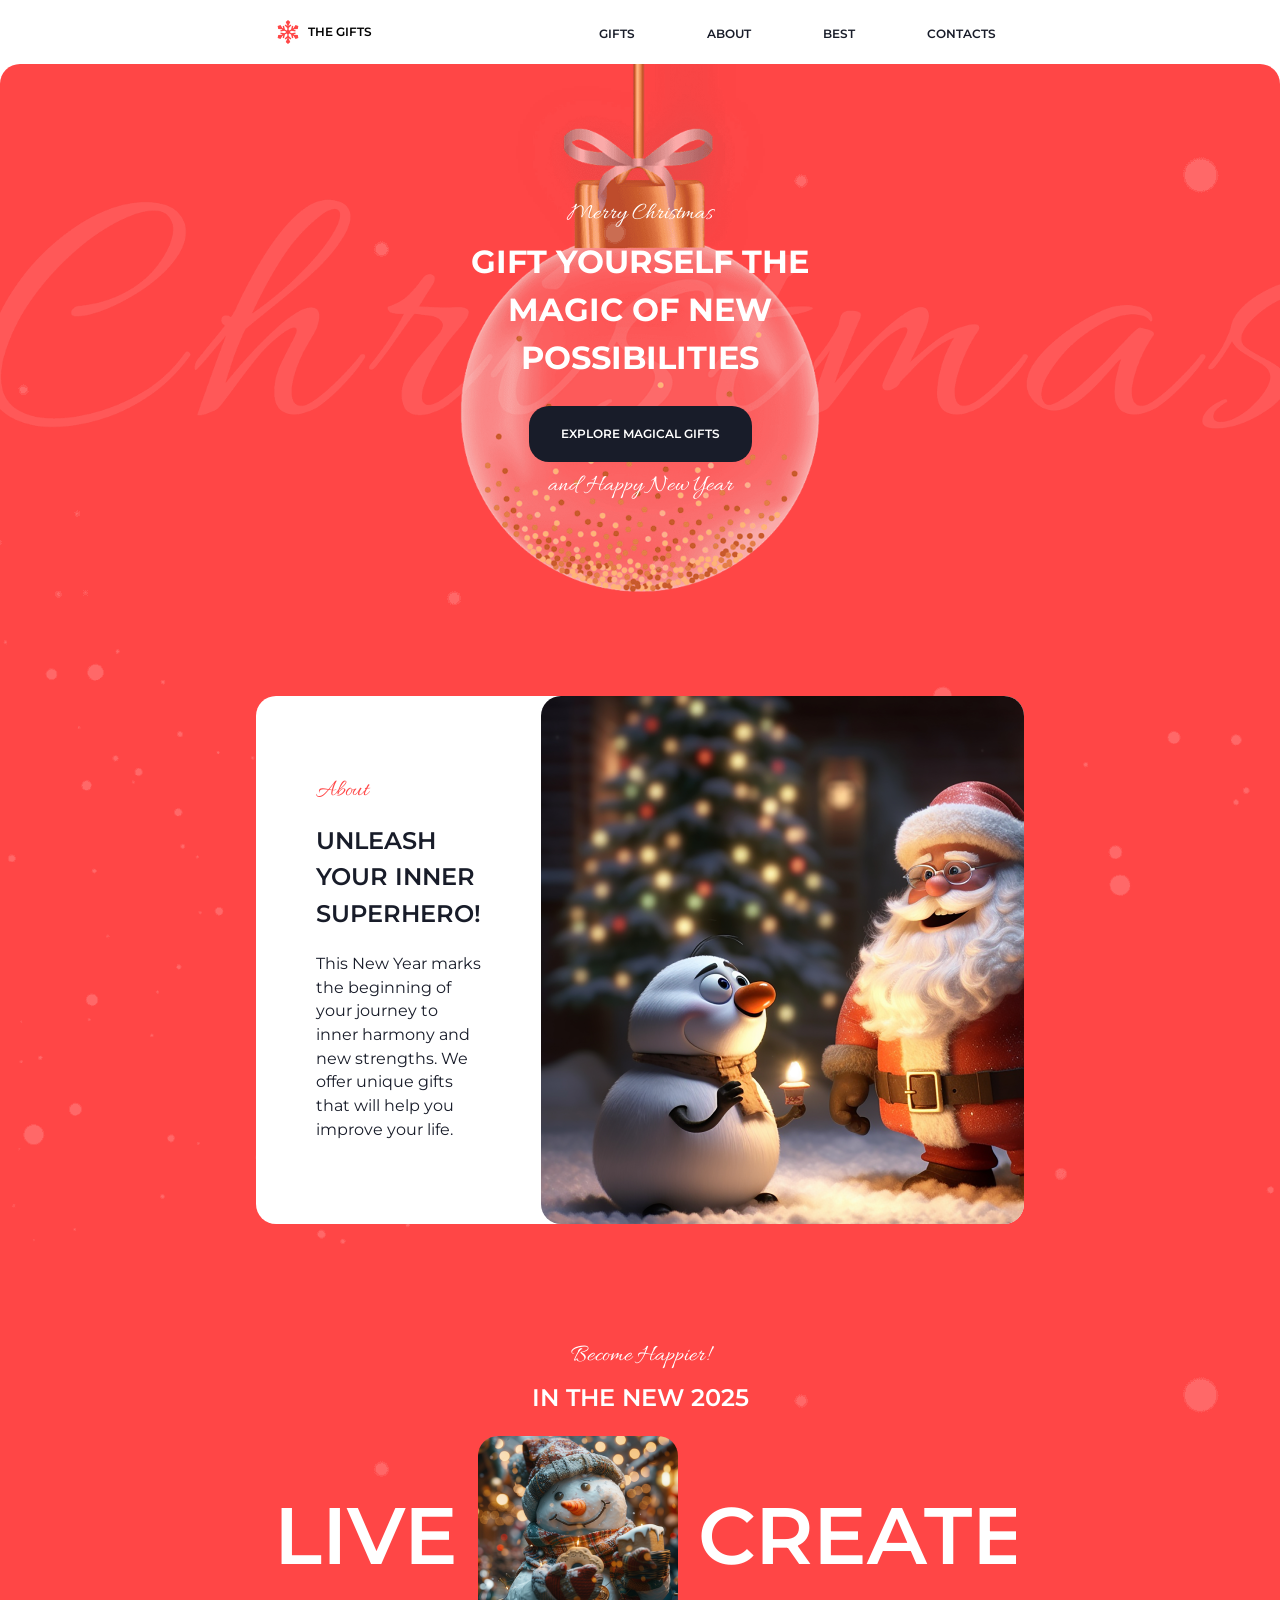
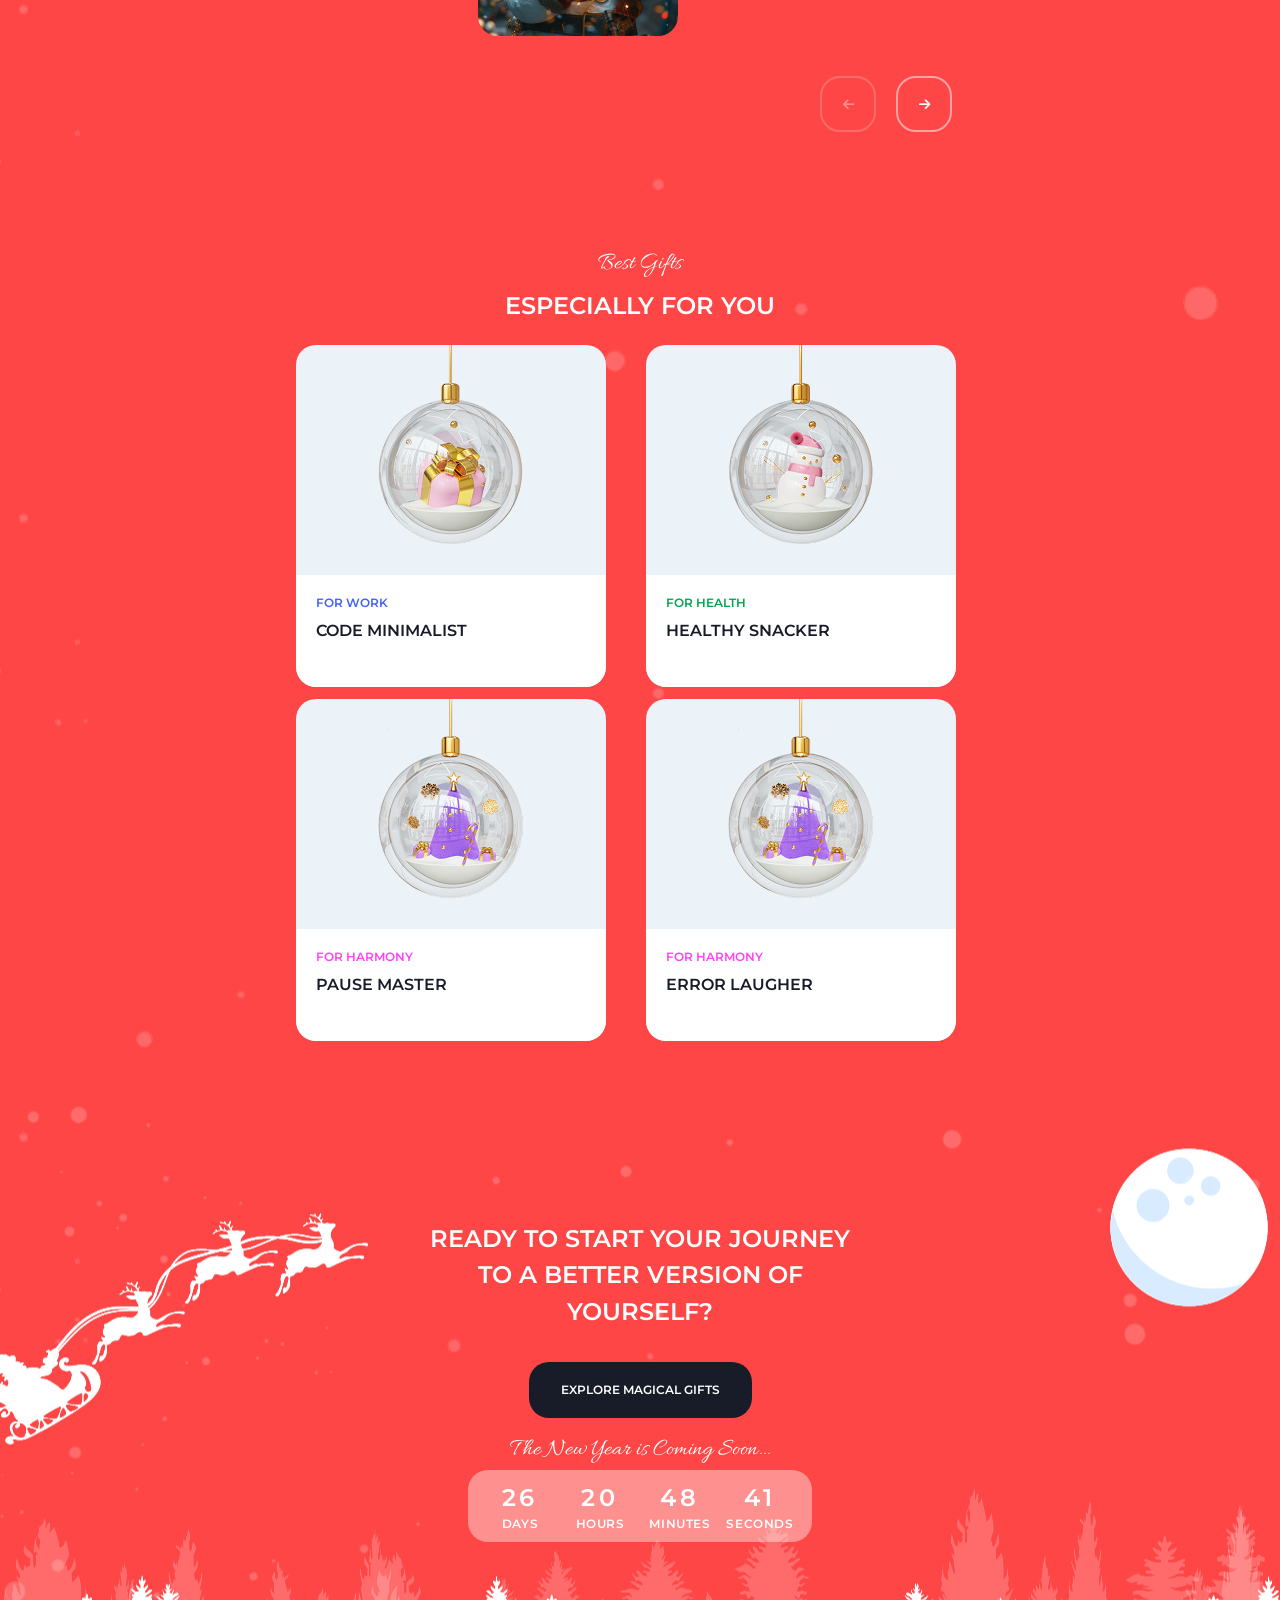
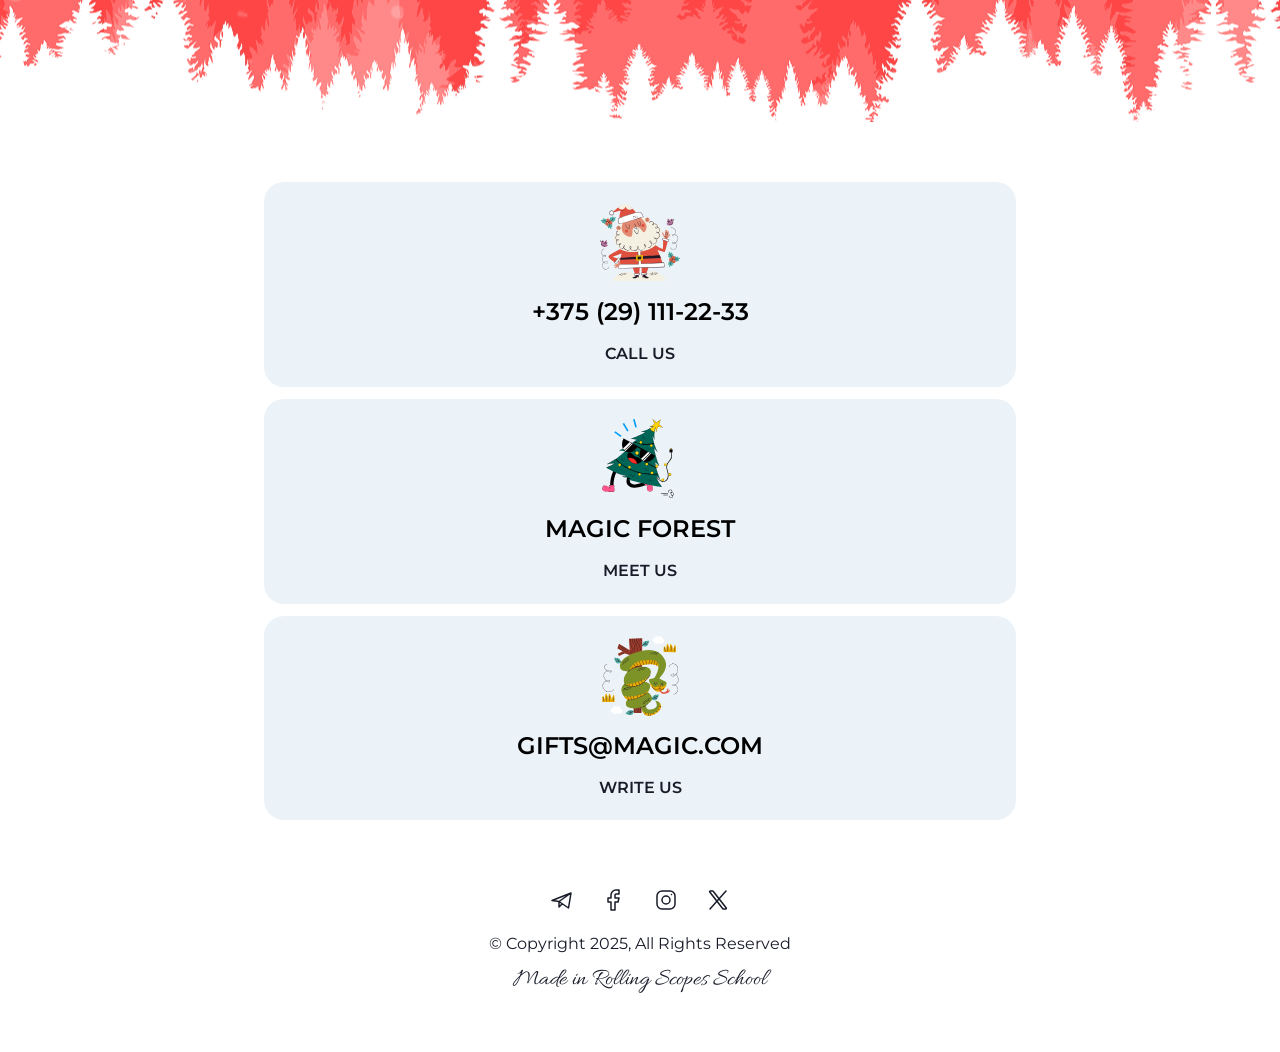
<file: christmas-shop/index.html>
<!DOCTYPE html>
<html lang="en">
<head>
   <meta charset="UTF-8">
   <meta name="viewport" content="width=device-width, initial-scale=1.0">
   <title>Christmas Shop</title>
   <link rel="stylesheet" href="css/style.css">
   <link rel="icon" href="icons/snowflake.svg" type="image/svg+xml">
   <link href="https://fonts.googleapis.com/css2?family=Allura&family=Montserrat:wght@400;600&display=swap" rel="stylesheet">
    <link rel="stylesheet" href="https://cdnjs.cloudflare.com/ajax/libs/font-awesome/6.0.0-beta3/css/all.min.css">
</head>
<body>
   <header class="header">
       <div class="container header-container">
       <div class="header-grid">
           <a href="index.html" class="logo">
               <img src="icons/snowflake.svg" alt="Logo icon">
               <span>The gifts</span>
           </a>
       </div>
       <div class="burger-btn" id="burger-btn">
           <span></span>
           <span></span>
       </div>
       <nav class="nav" id="nav-menu">
           <ul class="nav-list">
               <li><a href="gifts.html">Gifts</a></li>
               <li><a href="#about">About</a></li>
               <li><a href="#best">Best</a></li>
               <li><a href="#contacts">Contacts</a></li>
           </ul>
       </nav>
       </div>
   </header>

   <main>
       <section class="hero">
           <div class="container hero-container">
               <p>Merry Christmas</p>
               <h1>Gift yourself the magic of new possibilities</h1>
               <a href="gifts.html" class="btn">Explore Magical Gifts</a>
               <p>and Happy New Year</p>
           </div>
       </section>
      
       <section id="about" class="about">
           <div class="container about-container">
               <div class="about-card">
               <p class="about-caption">About</p>
               <h2>Unleash your inner superhero!</h2>
               <p class="about-text">This New Year marks the beginning of your journey to inner harmony and new strengths. We offer unique gifts that will help you improve your life.</p>
               </div>
                <img src="image/santa.png" width="638" height="528" alt="Santa and Penguin" class="about-img">
           </div>
       </section>

       <section class="slider">
           <div class="container lcld-container">
               <p class="slider-caption">Become Happier!</p>
               <h2>in the new 2025</h2>
              <div class="lcld-slider-window">
              <div class="lcld-card">
               <div class="lcld-item">
                   <span>Live</span>
                   <img src="image/snowman.png" width="200" height="200" alt="Snowman">

               </div>

               <div class="lcld-item">
                   <span>Create</span>
                   <img src="image/christmas-trees.png" width="200" height="200" alt="Christmas trees">
               </div>
               <div class="lcld-item">
                   <span>Love</span>
                   <img src="image/christmas-tree-ball.png" width="200" height="200" alt="Christmas tree ball">
               </div>
               <div class="lcld-item">
                   <span>Dream</span>
                   <img src="image/fairytale-house.png" width="200" height="200" alt="Fairytale house">
               </div>
             </div>
             </div>
             <div class="slider-controls">
    <button class="control-btn" id="prev-btn" aria-label="Previous slide" disabled>
        <i class="fas fa-arrow-left"></i>
    </button>
    <button class="control-btn" id="next-btn" aria-label="Next slide">
        <i class="fas fa-arrow-right"></i>
    </button>
</div>
           </div>
       </section>

       <section id="best" class="best">
           <div class="container gifts-container">
               <p class="best-caption">Best Gifts</p>
                <h2>especially for you</h2>
                <div class="gift-grid">
                   <div class="gift-card">
                       <img src="image/console.log_guru.png" alt="Console.log Guru">
                       <div class="best-content">
                         <p class="best-work">For work</p>
                         <h3>Console.log Guru</h3>
                       </div>
                   </div>
                   <div class="gift-card">
                       <img src="image/hydration_bot.png" alt="Hydration Bot">
                      <div class="best-content">
                       <p class="best-health">For health</p>
                       <h3>Hydration Bot</h3>
                       </div>
                   </div>
                   <div class="gift-card">
                       <img src="image/merge_master.png" alt="Merge Master">
                       <div class="best-content">
                       <p class="best-work">For work</p>
                       <h3>Merge Master</h3>
                       </div>
                   </div>
                   <div class="gift-card">
                       <img src="image/spontaneous_coding.png" alt="Spontaneous Coding Philosopher">
                       <div class="best-content">
                       <p class="best-harmony">For harmony</p>
                       <h3>Spontaneous Coding Philosopher</h3>
                       </div>
                   </div>
                </div>
           </div>
       </section>

       <section class="subscribe">
           <div class="container subscribe-container">
               <h2>Ready to start your journey to a better version of yourself?</h2>
               <a href="gifts.html" class="btn">Explore Magical Gifts</a>
               <p class="subscribe-caption">The New Year is Coming Soon...</p>
               <div class="countdown-container">
                <div class="countdown-item">
                   <span id="days" class="number">00</span>
                   <span class="label">Days</span>
                </div>
               <div class="divider">|</div>
               <div class="countdown-item">
               <span id="hours" class="number">00</span>
               <span class="label">Hours</span>
               </div>
                   <div class="divider">|</div>
                   <div class="countdown-item">
               <span id="minutes" class="number">00</span>
                <span class="label">Minutes</span>
               </div>
               <div class="divider">|</div>
                <div class="countdown-item">
                 <span id="seconds" class="number">00</span>
                 <span class="label">Seconds</span>
                </div>
               </div>
           </div>
       </section>

   </main>

   <footer id="contacts" class="footer">
       <div class="container contacts-container">
           <div class="footer-grid">
                <div class="footer-card call-us">
                   <img src="icons/santa-claus.svg" alt="Santa Claus">
                   <a href="tel:+375291112233" class="card">+375 (29) 111-22-33</a>
                   <h3>Call us</h3>
               </div>
               <div class="footer-card meet-us">
                   <img src="icons/christmas-tree.svg" alt="Christmas tree">
                   <a href="https://maps.google.com" target="_blank" class="card">Magic Forest</a>
                   <h3>Meet us</h3>
               </div>
               <div class="footer-card write-us">
                   <img src="icons/snake.svg" alt="Snake">
                   <a href="mailto:test@mail.com" class="card">gifts@magic.com</a>
                   <h3>Write us</h3>
               </div>
           </div>
           <div class="social-icons">
               <a href="https://web.telegram.org" class="social-link">
               <img src="icons/social/telegram.svg" class="icon-black" alt="Telegram">
               </a>
               <a href="https://facebook.com" class="social-link">
                   <img src="icons/social/facebook.svg" alt="Facebook">
               </a>
               <a href="https://instagram.com" class="social-link">
                   <img src="icons/social/instagram.svg" alt="Instagram">
               </a>
               <a href="https://x.com" class="social-link">
                   <img src="icons/social/X.svg" alt="X.com">
               </a>
           </div>
               <div class="copyright">
                   <p class="footer-paragraph">&copy; Copyright 2025, All Rights Reserved</p>
                    <a class="footer-link" href="https://rs.school" target="_blank">Made in Rolling Scopes School</a>
               </div>
           </div>
       </footer>  
  <div class="modal-backdrop" id="gift-modal-backdrop" aria-hidden="true">
      <div class="gift-modal" role="dialog" aria-modal="true" aria-labelledby="gift-modal-title">
          <button class="gift-modal-close" id="gift-modal-close" type="button" aria-label="Close modal">
              <span></span>
              <span></span>
          </button>
          <div class="gift-modal-image-wrap">
              <img id="gift-modal-image" src="icons/snowflake.svg" alt="Preview of the selected gift">
          </div>
          <div class="gift-modal-content">
              <div class="gift-modal-meta">
              <p class="gift-modal-category" id="gift-modal-category"></p>
              <h3 class="gift-modal-title" id="gift-modal-title">Gift details</h3>
              <p class="gift-modal-description" id="gift-modal-description"></p>
              </div>
              <div class="gift-modal-powers-section">
                  <p class="gift-modal-powers-intro">Adds superpowers to:</p>
                  <div class="gift-modal-powers" id="gift-modal-powers"></div>
              </div>
          </div>
      </div>
  </div>
  <script src="js/gifts-data.js"></script>
  <script src="js/script.js"></script>
</body>
</html>
</file>
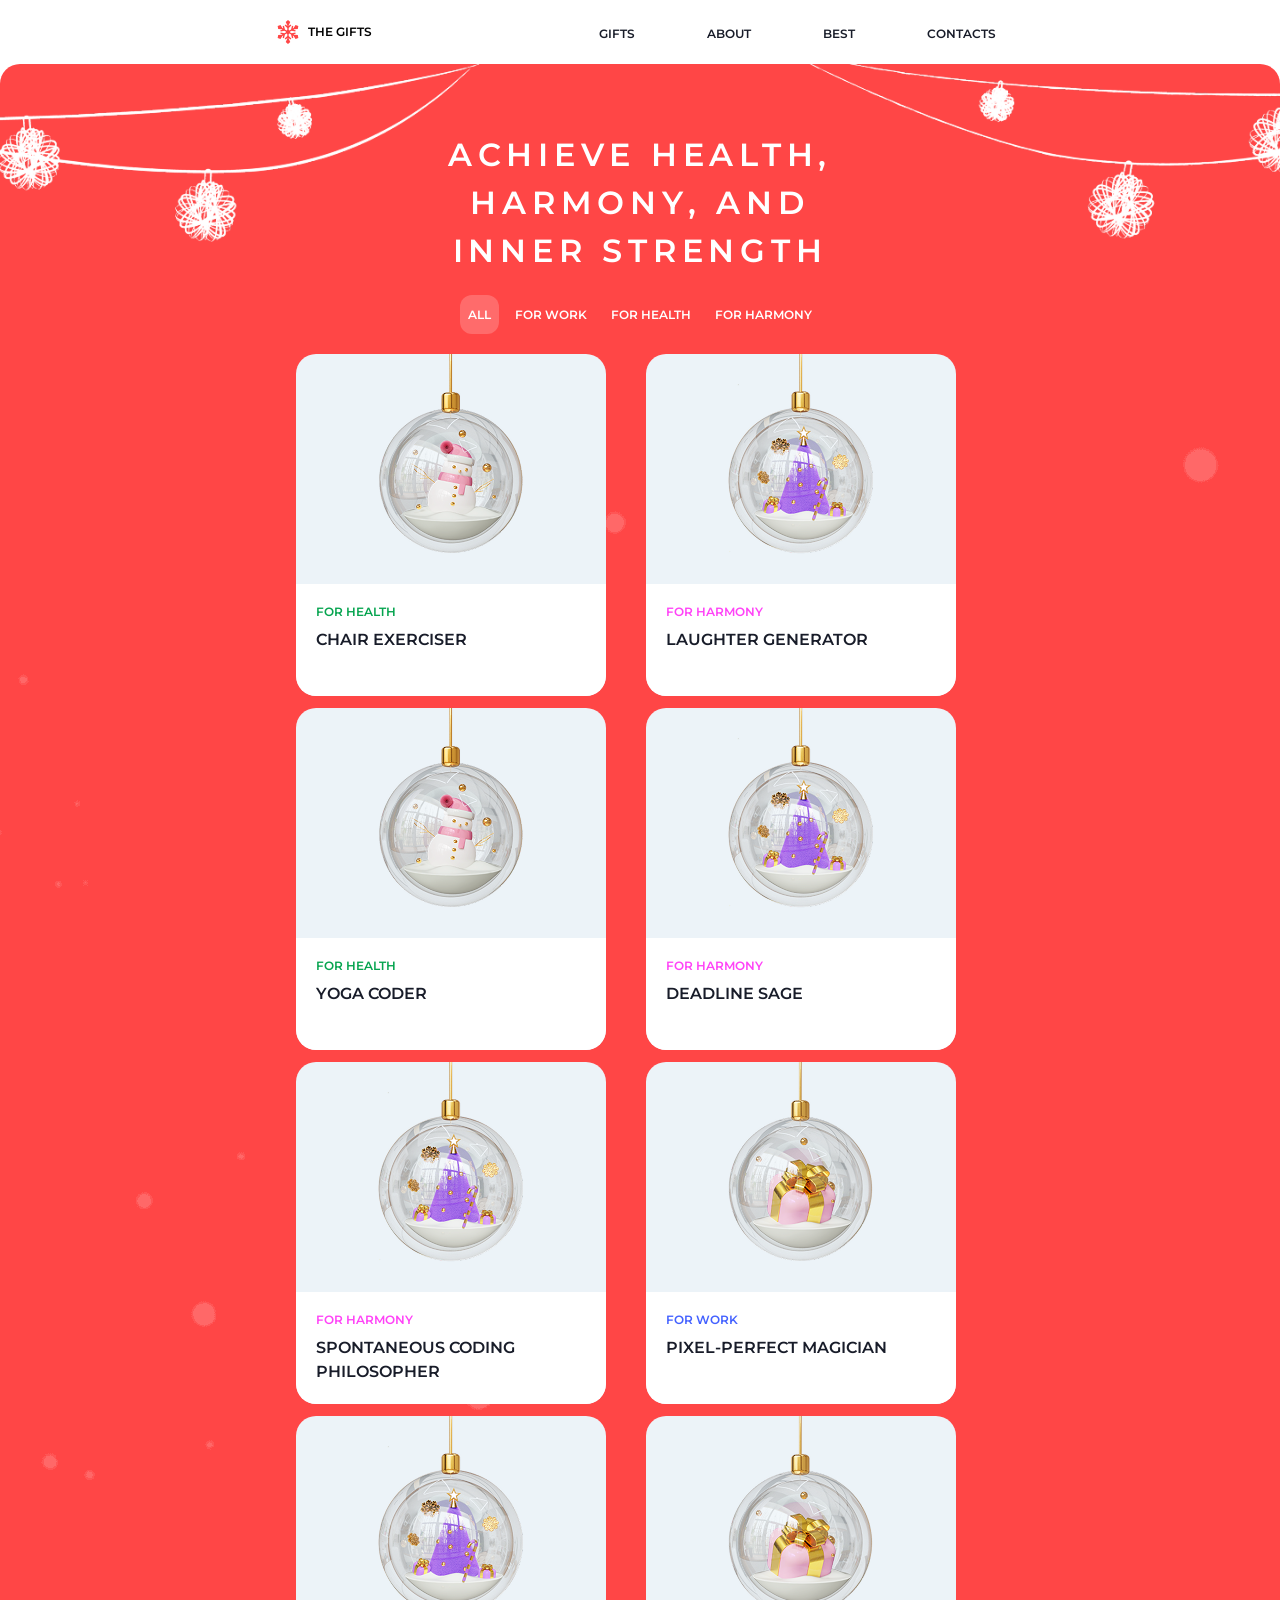
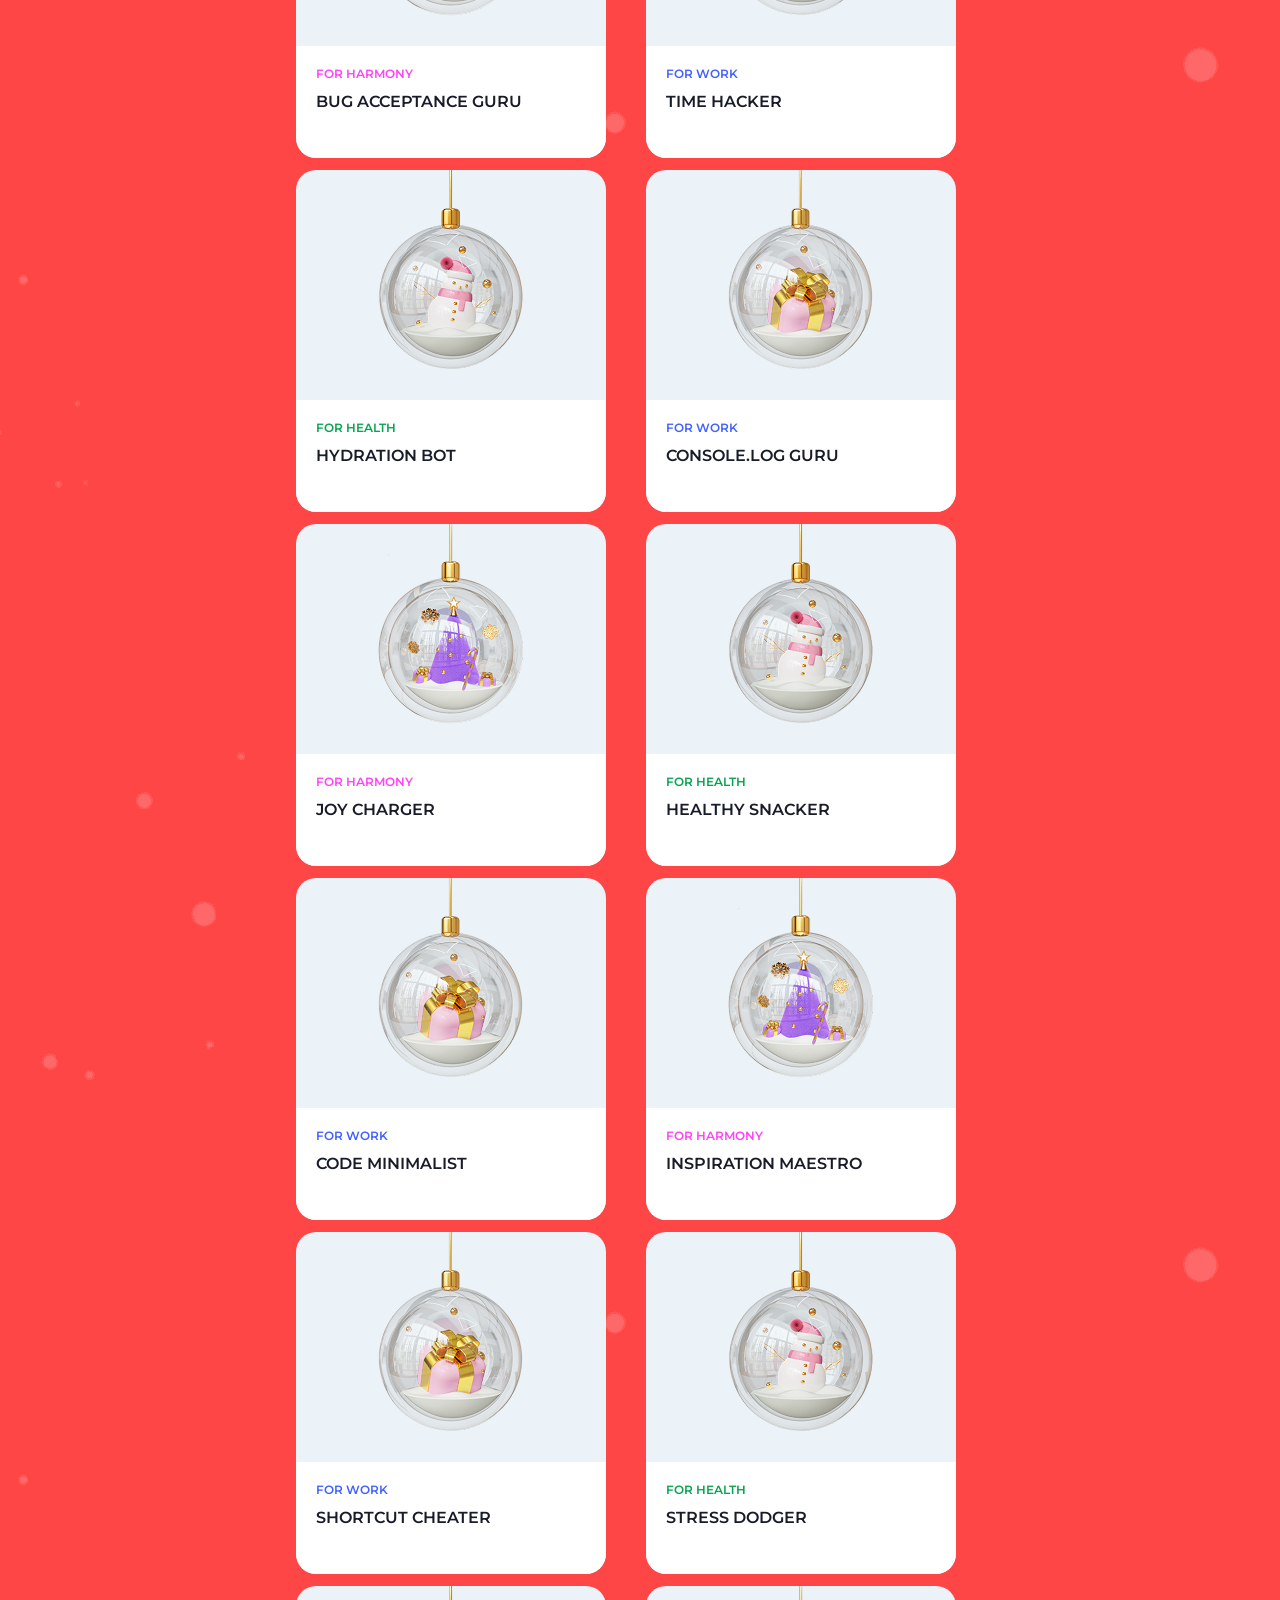
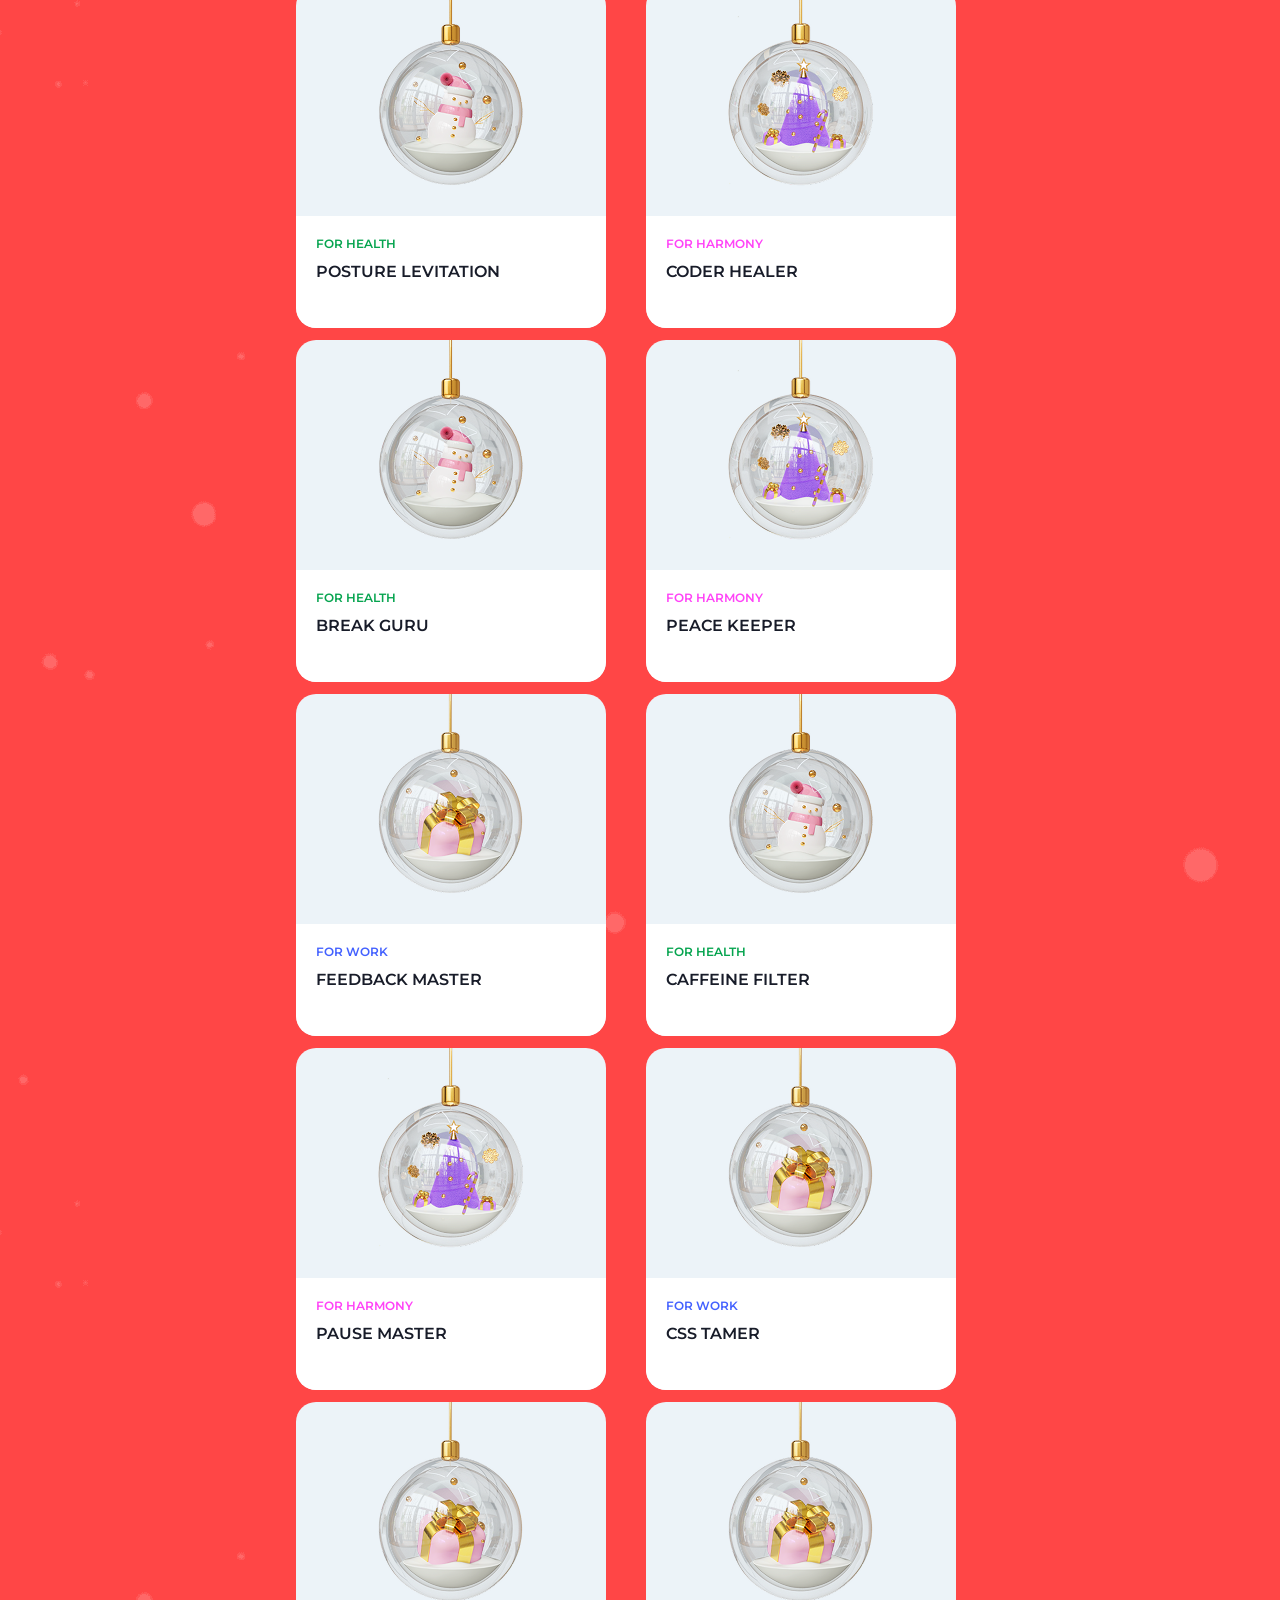
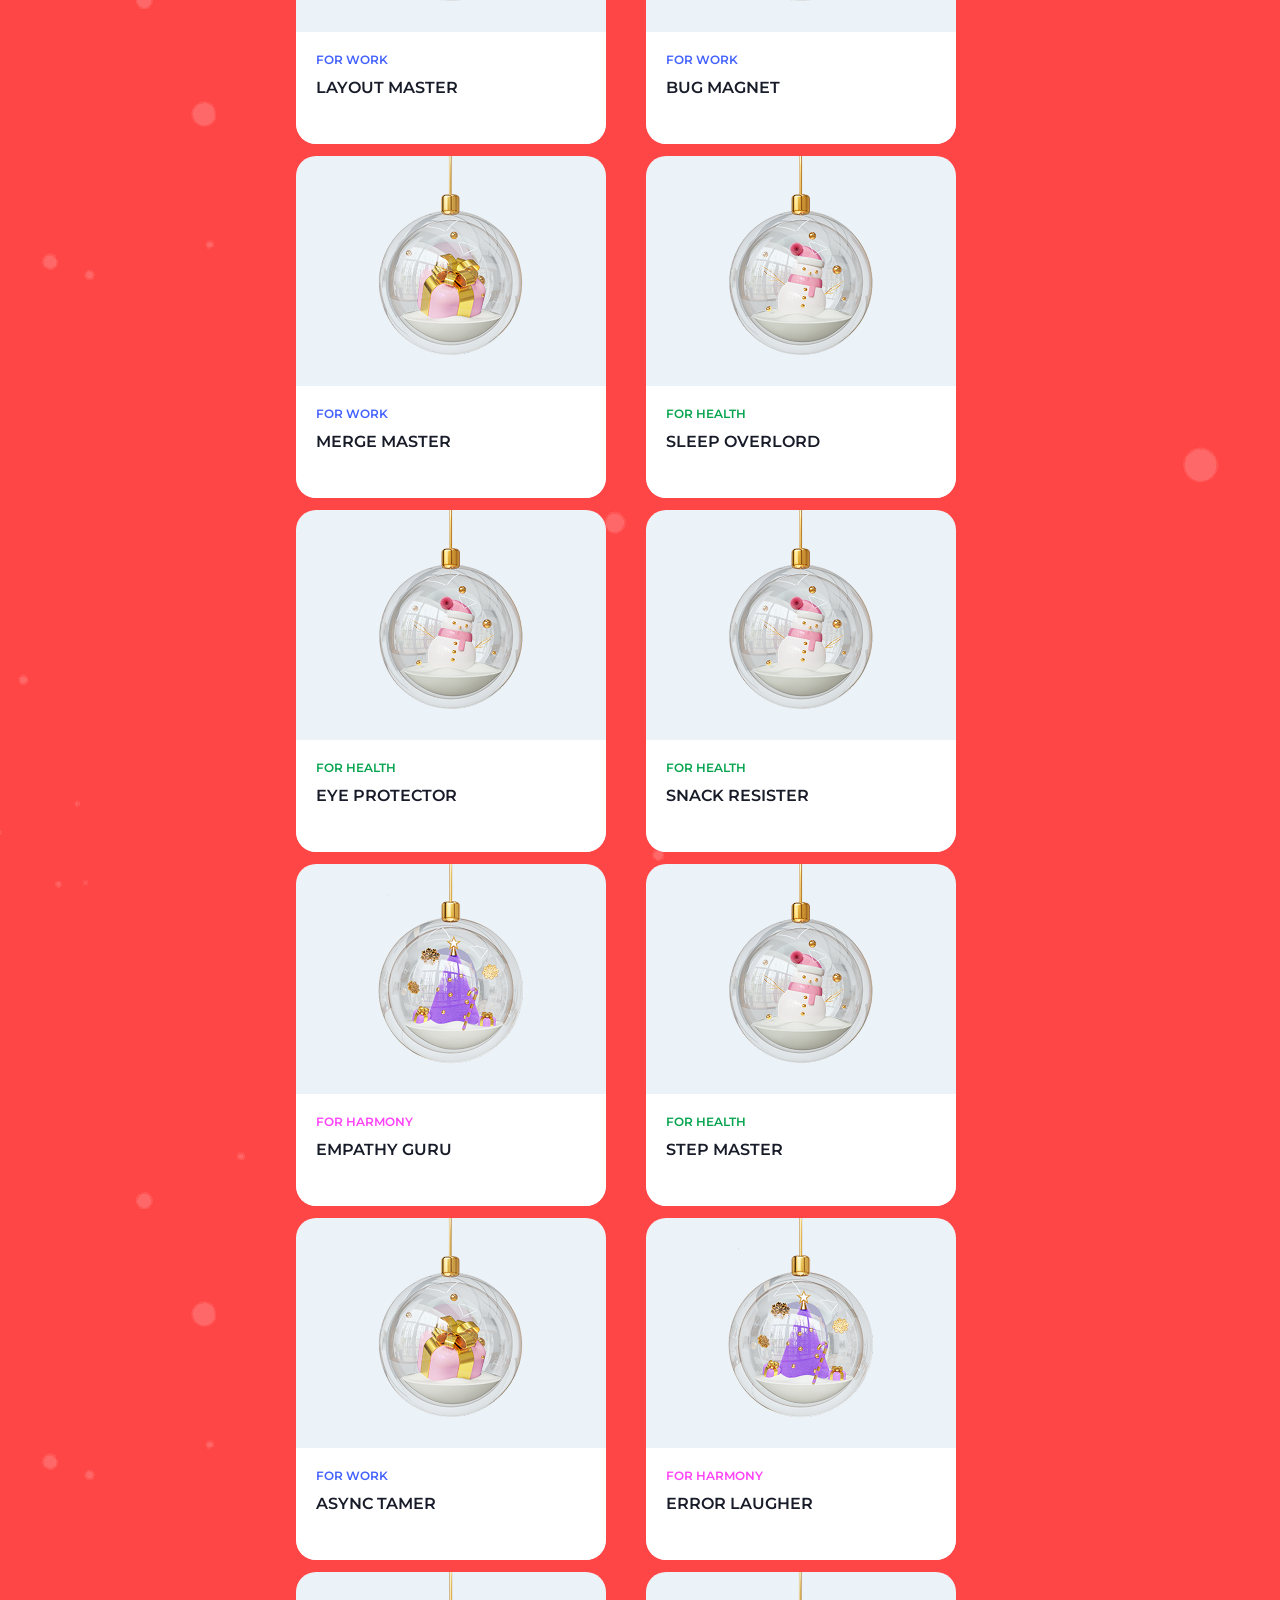
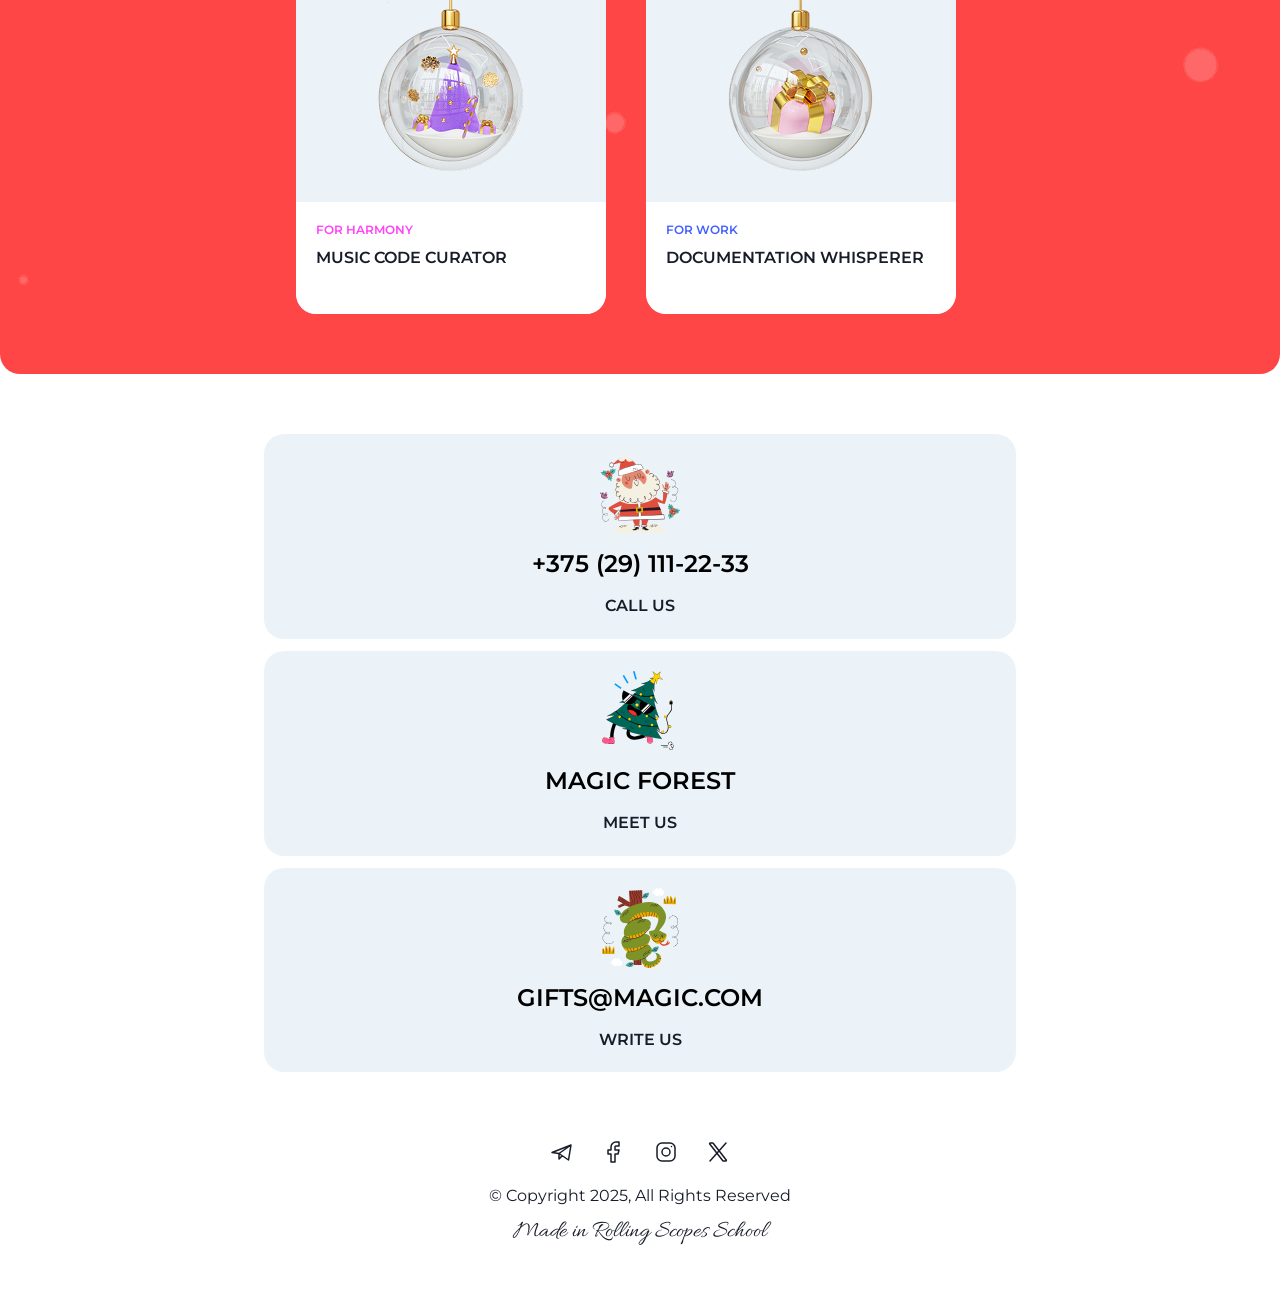
<file: christmas-shop/gifts.html>
<!DOCTYPE html>
<html lang="en">
<head>
   <meta charset="UTF-8">
   <meta name="viewport" content="width=device-width, initial-scale=1.0">
   <title>Gifts</title>
   <link rel="icon" href="icons/snowflake.svg" type="image/svg+xml">
   <link rel="stylesheet" href="css/style.css">
   <link href="https://fonts.googleapis.com/css2?family=Allura&family=Montserrat:wght@400;600&display=swap" rel="stylesheet">
</head>
<body>
   <header class="header">
       <div class="container header-container">
       <div class="header-grid">
           <a href="index.html" class="logo">
               <img src="icons/snowflake.svg" alt="Logo icon">
               <span>The gifts</span>
           </a>
       </div>
       <div class="burger-btn" id="burger-btn">
           <span></span>
           <span></span>
       </div>
       <nav class="nav" id="nav-menu">
           <ul class="nav-list">
               <li><a href="gifts.html">Gifts</a></li>
              <li><a href="index.html#about">About</a></li>
              <li><a href="index.html#best">Best</a></li>
              <li><a href="index.html#contacts">Contacts</a></li>
           </ul>
       </nav>
       </div>
   </header>

   <main>

   <section class="hero gifts-page">
   <div class="container hero-content">
       <div class="hero-text">
           <h1>Achieve health, harmony, and inner strength</h1>
       </div>

       <nav class="hero-tabs">
           <ul class="tabs">
               <li><a class="active" href="#">All</a></li>
               <li><a href="#">For Work</a></li>
               <li><a href="#">For Health</a></li>
               <li><a href="#">For Harmony</a></li>
           </ul>
       </nav>
   </div>
</section>

       <section id="best" class="best">
           <div class="container best-gifts-container">
                <div class="gift-grid">
                   <h2 class="best-title">Best gifts</h2>
                   <div class="gift-card">
                       <img src="image/console.log_guru.png" alt="Console.log Guru">
                       <div class="best-content">
                         <p class="best-work">For work</p>
                         <h3>Console.log Guru</h3>
                       </div>
                   </div>
                   <div class="gift-card">
                       <img src="image/hydration_bot.png" alt="Hydration Bot">
                      <div class="best-content">
                       <p class="best-health">For health</p>
                       <h3>Hydration Bot</h3>
                       </div>
                   </div>
                   <div class="gift-card">
                       <img src="image/merge_master.png" alt="Merge Master">
                       <div class="best-content">
                       <p class="best-work">For work</p>
                       <h3>Merge Master</h3>
                       </div>
                   </div>
                   <div class="gift-card">
                       <img src="image/spontaneous_coding.png" alt="Spontaneous Coding Philosopher">
                       <div class="best-content">
                       <p class="best-harmony">For harmony</p>
                       <h3>Spontaneous Coding Philosopher</h3>
                       </div>
                   </div>
                    <div class="gift-card">
                       <img src="image/hydration_bot.png" alt="Hydration Bot">
                      <div class="best-content">
                       <p class="best-health">For health</p>
                       <h3>Posture Levitation</h3>
                     </div>
                   </div>
                   <div class="gift-card">
                       <img src="image/spontaneous_coding.png" alt="Spontaneous Coding Philosopher">
                       <div class="best-content">
                       <p class="best-harmony">For harmony</p>
                       <h3>Bug Acceptance Guru</h3>
                       </div>
                   </div> 
                    <div class="gift-card">
                       <img src="image/hydration_bot.png" alt="Hydration Bot">
                      <div class="best-content">
                       <p class="best-health">For health</p>
                       <h3>Snack Resister</h3>
                     </div>
                   </div>  
                   <div class="gift-card">
                       <img src="image/spontaneous_coding.png" alt="Spontaneous Coding Philosopher">
                       <div class="best-content">
                       <p class="best-harmony">For harmony</p>
                       <h3>Error Laugher</h3>
                       </div>
                   </div>
                    <div class="gift-card">
                       <img src="image/hydration_bot.png" alt="Hydration Bot">
                      <div class="best-content">
                       <p class="best-health">For health</p>
                       <h3>Hydration Bot</h3>
                     </div>
                   </div>
                   <div class="gift-card">
                       <img src="image/merge_master.png" alt="Merge Master">
                       <div class="best-content">
                       <p class="best-work">For work</p>
                       <h3>Merge Master</h3>
                       </div>
                   </div>
                   <div class="gift-card">
                       <img src="image/spontaneous_coding.png" alt="Spontaneous Coding Philosopher">
                       <div class="best-content">
                       <p class="best-harmony">For harmony</p>
                       <h3>Joy Charger</h3>
                       </div>
                   </div>
                   <div class="gift-card">
                       <img src="image/spontaneous_coding.png" alt="Spontaneous Coding Philosopher">
                       <div class="best-content">
                       <p class="best-harmony">For harmony</p>
                       <h3>Spontaneous Coding Philosopher</h3>
                       </div>
                   </div>               
                </div>
           </div>
       </section>
   </main>

       <footer id="contacts" class="footer">
       <div class="container contacts-container">
           <div class="footer-grid">
                <div class="footer-card call-us">
                   <img src="icons/santa-claus.svg" alt="Santa Claus">
                   <a href="tel:+375291112233" class="card">+375 (29) 111-22-33</a>
                   <h3>Call us</h3>
               </div>
               <div class="footer-card meet-us">
                   <img src="icons/christmas-tree.svg" alt="Christmas tree">
                   <a href="https://maps.google.com" target="_blank" class="card">Magic Forest</a>
                   <h3>Meet us</h3>
               </div>
               <div class="footer-card write-us">
                   <img src="icons/snake.svg" alt="Snake">
                   <a href="mailto:test@mail.com" class="card">gifts@magic.com</a>
                   <h3>Write us</h3>
               </div>
           </div>
           <div class="social-icons">
               <a href="https://web.telegram.org" class="social-link">
               <img src="icons/social/telegram.svg" alt="Telegram">
               </a>
               <a href="https://facebook.com" class="social-link">
                   <img src="icons/social/facebook.svg" alt="Facebook">
               </a>
               <a href="https://instagram.com" class="social-link">
                   <img src="icons/social/instagram.svg" alt="Instagram">
               </a>
               <a href="https://x.com" class="social-link">
                   <img src="icons/social/X.svg" alt="X.com">
               </a>
           </div>
               <div class="copyright">
                   <p class="footer-paragraph">&copy; Copyright 2025, All Rights Reserved</p>
                    <a class="footer-link" href="https://rs.school" target="_blank">Made in Rolling Scopes School</a>
               </div>
           </div>
       </footer> 
  <button class="scroll-top-btn" id="scroll-top-btn" type="button" aria-label="Scroll to top">
      <span class="scroll-top-icon" aria-hidden="true"></span>
  </button>
  <div class="modal-backdrop" id="gift-modal-backdrop" aria-hidden="true">
      <div class="gift-modal" role="dialog" aria-modal="true" aria-labelledby="gift-modal-title">
          <button class="gift-modal-close" id="gift-modal-close" type="button" aria-label="Close modal">
              <span></span>
              <span></span>
          </button>
          <div class="gift-modal-image-wrap">
              <img id="gift-modal-image" src="icons/snowflake.svg" alt="Preview of the selected gift">
          </div>
          <div class="gift-modal-content">
              <div class="gift-modal-meta">
              <p class="gift-modal-category" id="gift-modal-category"></p>
              <h3 class="gift-modal-title" id="gift-modal-title">Gift details</h3>
              <p class="gift-modal-description" id="gift-modal-description"></p>
              </div>
              <div class="gift-modal-powers-section">
                  <p class="gift-modal-powers-intro">Adds superpowers to:</p>
                  <div class="gift-modal-powers" id="gift-modal-powers"></div>
              </div>
          </div>
      </div>
  </div>
  <script src="js/gifts-data.js"></script>
  <script src="js/script.js"></script>    
</body>
</html>
</file>
<file: christmas-shop/css/style.css>
* {
 margin: 0;
 padding: 0;
 box-sizing: border-box;
 transition: none;
}

html {
 scroll-behavior: smooth;
}

body {
 font-family: 'Montserrat', sans-serif;
 background: #fff;
 color: #181C29;
 width: 100%;
 overflow-x: hidden;
}

img {
 max-width: 100%;
 height: auto;
 display: block;
}

/* CONTAINER */
.container {
 max-width: 1440px;
 width: 100%;
 margin: 0 auto;
}
/* Mobile */
/* ================= HEADER & BURGER ================= */
.header {
 background: #fff;
 top: 0;
 z-index: 100;

}

.header .container {
 display: flex;
 justify-content: space-between;
 align-items: center;
 padding: 0 8px;
 position: relative;
}

.header-grid {
 display: flex;
 justify-items: space-between;
 align-items: center;
 width: 100%;
 height: 64px;
 position: relative;
 z-index: 1002;
}

.logo {
 display: flex;
 align-items: center;
 gap: 8px;
 padding: 8px 12px;
 text-decoration: none;
 color: black;
 font-family: 'Montserrat', sans-serif;
 font-size: 12px;
 font-weight: 600;
 line-height: 130%;
 letter-spacing:  5%;
 text-transform: uppercase;
}

.logo img {
 width: 24px;
 height: 24px;
}

.logo:hover {
 cursor: pointer;
}

.logo:hover {
 cursor: pointer;
}

.nav {
 position: fixed;
 top: 64px;
 right: 0;
 width: 100%;
 height: calc(100vh - 64px);
 background: #fff;
 display: flex;
 flex-direction: column;
 align-items: center;
 justify-content: center;
 z-index: 1000;
 transform: translateX(100%);
 opacity: 0;
 transition: transform 0.35s ease, opacity 0.25s ease;
 pointer-events: none;
}

.burger-btn {
 display: flex;
 flex-direction: column;
 justify-content: center;
 gap: 8px;
 margin-right: 12px;
 width: 40px;
 height: 40px;
 cursor: pointer;
 z-index: 1001;
}

.burger-btn span {
 display: block;
 width: 24px;
 height: 1px;
 background: #181C29;
 transition: 0.3s;
 margin-left: auto;
}

.nav.active {
 transform: translateX(0);
 opacity: 1;
 pointer-events: auto;
}

.nav .nav-list {
 list-style: none;
 display: flex;
 flex-direction: column;
 gap: 32px;
 text-align: center;
}

.nav .nav-list a {
 font-size: 24px;
 text-decoration: none;
 color: #181C29;
 text-transform: uppercase;
}

.burger-btn.active span:first-child {
 transform: translateY(5px) rotate(45deg);
}
.burger-btn.active span:last-child {
 transform: translateY(-5px) rotate(-45deg);
}


body.lock {
  overflow: hidden;
}

/* ================= HERO ================= */
.hero {
 background: #ff4646;
 color: white;
 text-align: center;
 padding: 60px 0;
 background-image:url('../image/bg-snow.png'), url('../image/background-hero.png');
 background-position: top center, center center;
 background-repeat: repeat, no-repeat;
 background-size: auto, 1440px auto;
 min-height: 572px;
 display: flex;
 align-items: center;
 justify-content: center;
 text-align: center;
 border-top-right-radius: 20px;
 border-top-left-radius: 20px;
 padding: 0 8px;
}

.hero h1 {
 font-size: 32px;
 max-width: 600px;
 text-transform: uppercase;
 line-height:  150%;
 letter-spacing: 18%;
 max-width: 430px;
 margin: 12px auto;
}

.hero p {
 font-family: 'Allura', cursive;
 font-size: 24px;
 font-weight: 400;
 line-height: 100%;
 letter-spacing: 5%;
}

/* BUTTON */
.btn {
 display: inline-block;
 margin: 12px 0;
 padding: 20px 32px;
 border-radius: 20px;
 background: #181C29;
 color: #fff;
 text-decoration: none;
 font-weight: 600;
 font-size: 12px;
 line-height: 130%;
 letter-spacing: 5%;
 text-transform: uppercase;
 /* border: 1px solid #181C29; */
 }

/* ================= ABOUT ================= */
.about {
   padding: 60px 8px;
   background: #ff4646;
   background-image: url('../image/bg-snow.png');
   background-repeat: repeat;
   background-position: top center;
   background-size: auto 100%;
}

.about-container {
 display: flex;
 background-color: #fff;
 flex-direction: column;
 border-radius: 20px;
 overflow: hidden;
}

.about-card {
 padding: 60px 20px 60px 20px;
 margin: 0 auto; 
}

.about h2 {
 font-size: 24px;
 font-weight: 600;
 line-height: 152%;
 letter-spacing: 16%;
 text-transform: uppercase;
 margin-bottom: 20px;
}

.about-caption {
 font-family: 'Allura', cursive;
 font-size: 24px;
 font-weight: 400;
 line-height: 100%;
 letter-spacing: 5%;
 margin-bottom: 20px;
 color: #ff4646;
}

.about-text {
   font-size: 16px;
   font-weight: 400;
   line-height: 148%;
}

.about-img {
 width: 100%;
 /* min-width: 364px; */
 min-height: 528px;
 display: block;
 margin: 0 auto;
 object-fit: cover;
 object-position: center;
 border-radius: 20px;
}
/* ================= SLIDER ================= */

.slider {
 background: #ff4646;
 padding: 60px 0;
 overflow: hidden;
 background-image: url('../image/bg-snow.png');
 background-repeat: repeat;
 background-position: top center;
 background-size: auto 100%, ;
}

.lcld-container {
 padding: 0 8px;
}

.lcld-slider-window {
  overflow: hidden;
}

.slider-caption {
 font-family: 'Allura', cursive;
 font-size: 24px;
 font-weight: 400;
 line-height: 100%;
 letter-spacing: 5%;
 margin-bottom: 12px;
 color: #fff;
 text-align: center;
}

.slider h2 {
 font-size: 24px;
 font-weight: 600;
 line-height: 152%;
 letter-spacing: 16%;
 text-transform: uppercase;
 text-align: center;
 margin-bottom: 20px;
 color: #fff;
}

.lcld-card {
  display: flex;
  flex-direction: row;
  align-items: center;
  gap: 20px;
  width: max-content;
  transition: transform 0.5s ease;
  will-change: transform;
}

.lcld-item {
  display: flex;
  align-items: center;
  gap: 20px;
  flex-shrink: 0;
}

.lcld-item span {
 font-size: 80px;
 line-height: 1;
 flex-shrink: 1;
 font-weight: 600;
 text-transform: uppercase;
  color: #fff;
  padding-left: 10px;
}

.lcld-item img {
 border-radius: 20px;
object-fit: cover;
width: 200px;
height: 200px;
flex: 0 0 200px;
margin-right: -10px;
}

.slider-controls {
 display: flex;
 justify-content: flex-end;
 gap: 20px;
 margin-top: 20px;
 padding-right: 8px;
}

.control-btn {
 width: 56px;
 height: 56px;
 border-radius: 20px;
 border: 2px solid rgba(255, 255, 255, 0.5);
 background: transparent;
 color: #fff;
 font-size: 13px;
 cursor: pointer;
 display: flex;
 align-items: center;
 justify-content: center;
 transition: 0.3s ease;
}

.control-btn:disabled {
  cursor: default;
  opacity: 0.4;
}

@media only screen and (min-width: 1440px) and (hover: hover) and (pointer: fine) {
  .control-btn:hover:not(:disabled) {
    background-color: #fff;
    color: #ff4646;
    border-color: #fff;
  }
}

/* ================= GIFTS ================= */
.best {
 background: #ff4646;
 background-image: url('../image/bg-snow.png');
   background-repeat: repeat;
   background-position: top center;
   background-size:auto 100%, ;
}

.gifts-container {
 padding: 60px 8px;
}

.best-caption {
 font-family: 'Allura', cursive;
 font-size: 24px;
 font-weight: 400;
 line-height: 100%;
 letter-spacing: 5%;
 margin-bottom: 12px; 
 color: #fff;
 text-align: center;
}

.best h2 {
 font-size: 24px;
 font-weight: 600;
 line-height: 152%;
 letter-spacing: 16%;
 text-transform: uppercase;
 margin-bottom: 20px;
 color: #fff;
 text-align: center;
}

.gift-grid {
 display: grid;
 grid-template-columns: 1fr;
 gap: 12px;
 align-items: stretch;
}

.gift-card {
 background: #ECF3F8;
 border-radius: 20px;
 position: relative;
 overflow: hidden;
 transition: transform 0.3s ease;
 display: flex;
 flex-direction: column;
 width: 100%;
 max-width: 310px;
 height: 342px;
 margin: 0 auto;
}

.gift-card img {
 width: 100%;
 height: 230px;
 object-fit: cover;
 display: block;
}

.best-content {
 background-color: #fff;
 padding: 20px;
 box-sizing: border-box;
 width: 100%;
 height: 112px;
 display: flex;
 flex-direction: column;
 gap: 8px;
 justify-content: flex-start;
 border-bottom-left-radius: 20px;
 border-bottom-right-radius: 20px;
}

.best-work,
.best-harmony,
.best-health {
   text-transform: uppercase;
   font-size: 12px;
   font-weight: 600;
   line-height: 130%;
   letter-spacing: 5%;
   /* padding-bottom: 8px; */
}

.best-work {
   color: #4361FF;
}

.best-health {
   color: #06A44F;
}

.best-harmony {
   color: #FF43F7;
}

.best h3 {
   text-transform: uppercase;
   font-size: 16px;
   font-weight: 600;
   line-height: 152%;
   letter-spacing: 8%;
  max-width: 270px;
  padding-bottom: 0;
}

.modal-backdrop {
  position: fixed;
  inset: 0;
  background: rgba(24, 28, 41, 0.8);
  display: none;
  align-items: center;
  justify-content: center;
  padding: clamp(8px, 5vw, 60px) 8px;
  z-index: 3000;
}

.modal-backdrop.is-open {
  display: flex;
}

.gift-modal {
  display: flex;
  flex-direction: column;
  width: 100%;
  max-width: 400px;
  border-radius: 20px;
  overflow: hidden;
  background: #ecf3f8;
  position: relative;
}

.gift-modal-close {
  position: absolute;
  top: 12px;
  right: 12px;
  width: 40px;
  height: 40px;
  border: none;
  background: transparent;
  cursor: pointer;
  z-index: 2;
}

.gift-modal-close span {
  position: absolute;
  top: 50%;
  left: 50%;
  width: 20px;
  height: 2px;
  margin-left: -10px;
  margin-top: -1px;
  background: #181c29;
}

.gift-modal-close span:first-child {
  transform: rotate(45deg);
}

.gift-modal-close span:last-child {
  transform: rotate(-45deg);
}

.gift-modal-image-wrap {
  width: 100%;
  height: 230px;
  overflow: hidden;
  flex-shrink: 0;
}

.gift-modal-image-wrap img {
  width: 100%;
  height: 230px;
  object-fit: cover;
  display: block;
}

.gift-modal-content {
  background: #fff;
  border-radius: 20px;
  padding: 20px;
  display: flex;
  flex-direction: column;
  gap: 20px;
  box-sizing: border-box;
}

.gift-modal-meta {
  display: flex;
  flex-direction: column;
  align-items: stretch;
  gap: 8px;
  width: 100%;
}

.scroll-top-btn {
  position: fixed;
  right: 8px;
  bottom: 8px;
  width: 56px;
  height: 56px;
  padding: 0;
  border-radius: 100px;
  border: 1px solid #ff4646;
  background: #ffffff;
  display: none;
  align-items: center;
  justify-content: center;
  cursor: pointer;
  z-index: 2500;
  transition: transform 0.2s ease, background-color 0.2s ease, border-color 0.2s ease;
}

.scroll-top-icon {
  position: relative;
  width: 24px;
  height: 24px;
  display: block;
}

.scroll-top-icon::before,
.scroll-top-icon::after {
  content: "";
  position: absolute;
  display: block;
}

.scroll-top-icon::before {
  width: 1px;
  height: 14px;
  background: #ff4646;
  left: 12px;
  top: 5px;
}

.scroll-top-icon::after {
  width: 6px;
  height: 6px;
  border-left: 1px solid #ff4646;
  border-top: 1px solid #ff4646;
  left: 9px;
  top: 5px;
  transform: rotate(45deg);
}

.scroll-top-btn.is-visible {
  display: flex;
}

@media only screen and (min-width: 769px) {
  .scroll-top-btn {
    display: none !important;
  }
}

.gift-modal-category {
  margin: 0;
  text-transform: uppercase;
  font-size: 12px;
  font-weight: 600;
  line-height: 16px;
  min-height: 16px;
  letter-spacing: 0.05em;
}

.gift-modal-title {
  margin: 0;
  text-transform: uppercase;
  font-size: 16px;
  font-weight: 600;
  line-height: 24px;
  min-height: 24px;
  letter-spacing: 0.08em;
  color: #181c29;
}

.gift-modal-description {
  margin: 0;
  font-size: 16px;
  font-weight: 400;
  line-height: 24px;
  color: #181c29;
}

.gift-modal-powers-section {
  display: flex;
  flex-direction: column;
  gap: 8px;
  width: 100%;
}

.gift-modal-powers-intro {
  margin: 0;
  font-size: 12px;
  font-weight: 600;
  line-height: 16px;
  min-height: 16px;
  letter-spacing: 0.05em;
  text-transform: uppercase;
  color: #181c29;
}

.gift-modal-powers {
  display: flex;
  flex-direction: column;
  gap: 0;
}

.gift-modal-power-row {
  display: grid;
  grid-template-columns: 1fr auto auto;
  align-items: center;
  column-gap: 12px;
  min-height: 24px;
}

.gift-modal-power-label,
.gift-modal-power-value {
  font-size: 16px;
  line-height: 24px;
  color: #181c29;
}

.gift-modal-power-label {
  text-transform: capitalize;
}

.gift-modal-stars {
  display: flex;
  gap: 8px;
}

.gift-modal-stars img {
  width: 16px;
  height: 16px;
  opacity: 0.1;
}

.gift-modal-stars img.is-active {
  opacity: 1;
}

body.modal-open {
  overflow: hidden;
}

.gift-card:focus-visible {
  outline: 2px solid #ffffff;
  outline-offset: 3px;
}



/* ================= CTA ================= */
.subscribe {
 color: white;
 background: #ff4646;
 text-align: center;
 align-items: center;
 width: 100%;
 padding: 60px 0 180px 0;
 background-image:url("../image/bg-snow.png"), url("../image/background_subscribe.png");
 background-size: auto, 1440px auto;
 background-position:center, center;
 background-repeat: repeat, no-repeat;
 position: relative;
 border-bottom-right-radius: 20px;
 border-bottom-left-radius: 20px;
}
.subscribe-container {
 padding: 0 8px;
}
.subscribe h2 {
 max-width: 430px;
 font-size: 24px;
 font-weight: 600;
 line-height: 152%;
 letter-spacing: 16%;
 text-transform: uppercase;
 margin: 60px auto 20px auto;
 color: #fff;
 text-align: center;
}

.subscribe .btn {
 margin-bottom: 20px;
}

.subscribe-caption {
 font-family: 'Allura', cursive;
 font-size: 24px;
 font-weight: 400;
 line-height: 100%;
 letter-spacing: 5%;
 margin-bottom: 8px; 
 color: #fff;
 text-align: center;
}

.countdown-container {
 display: flex;
 justify-content: center;
 align-items: center;
 width: 344px;
 max-width: 100%;
 min-height: 72px;
 margin: 0 auto;
 padding: 8px 12px;
 border-radius: 20px;
 background-color: rgba(255, 255, 255, 0.4);
 color: #fff;
 font-family: 'Montserrat', sans-serif;
 box-sizing: border-box;

}

.countdown-item {
 display: flex;
 flex-direction: column;
 align-items: center;
 justify-content: center;
 width: 80px;
 min-width: 80px;
 text-align: center;
}

.number {
 font-size: 24px;
 font-weight: 600;
 line-height: 150%;
 letter-spacing: 0.16em;
 text-transform: uppercase;
}

.label {
 font-size: 12px;
 text-transform: uppercase;
 margin-top: 0;
 font-weight: 600;
 line-height: 130%;
 letter-spacing: 0.05em;
}

.divider {
 width: 1px;
 height: 20px;
 background: rgba(255, 255, 255, 0.4);
 margin: 0;
 font-size: 0;
 line-height: 0;
 overflow: hidden;
}

/* ================= FOOTER ================= */
.footer {
 padding: 60px 0;
}
.contacts-container {
 padding: 0 8px;
}

.footer-grid {
 display: grid;
 grid-template-columns:  1fr;
 gap: 12px;
 margin-bottom: 60px;
}

.footer-card {
 display: block;
 text-align: center;
 align-items: center;
 justify-content: center;
 width: 100%;
min-height: 204px;
 background: #ECF3F8;
 padding: 20px;
 border-radius: 20px;
display: flex;
flex-direction: column;
gap: 12px;
}

.footer-card img {
 width: 80px;
 align-items: center;
 margin: 0 auto;
}

.footer-card a {
 text-decoration: none;
 color: black;
 display: block;
margin: 0;
}


.footer h3 {
   text-transform: uppercase;
   font-size: 16px;
   font-weight: 600;
   line-height: 152%;
   letter-spacing: 8%;

}

.footer .card {
   text-transform: uppercase;
   font-size: 24px;
   font-weight: 600;
   line-height: 152%;
   letter-spacing: 16%;
}

/* ================= SOCIAL ================= */
.social-icons {
 display: flex;
 justify-content: center;
gap: 12px;
width: 196px;
margin: 0 auto;
padding: 0;
}

.social-link {
 display: flex;
 align-items: center;
 justify-content: center;
 width: 40px;
 height: 40px;
 position: relative;
 transition: transform 0.2s ease-in-out;
 overflow: hidden;
 
}


.social-link img {
 width: 24px;
 height: 24px;
 object-fit: contain;
}

.footer-paragraph {
   font-size: 16px;
   font-weight: 400;
   line-height: 148%;
   text-transform: none;
   font-family: 'Montserrat', sans-serif;
}

.footer-link {
 font-family: 'Allura', cursive;
 font-size: 24px;
 font-weight: 400;
 line-height: 100%;
 letter-spacing: 5%;
 margin-top: 0;
 text-align: center;
 text-decoration: none;
 color: #181C29;;
}

.copyright {
   display: flex;
   flex-direction: column;
   align-items: center;   
  gap: 12px;
  margin-top: 12px;
}

.copyright a:focus-visible {
  color: #ff4646;
}

.gift-card,
.footer-card,
.social-link,
nav a {
 transition: all 0.3s ease;
}

@media only screen and (min-width: 1440px) and (hover: hover) and (pointer: fine) {
  .footer-card:hover {
    transform: scale(1.01);
    cursor: pointer;
  }

  .footer-card:hover .card,
  .footer-card:hover h3,
  .footer-card a:hover,
  .footer-link:hover,
  .copyright a:hover {
    color: #ff4646;
    cursor: pointer;
  }

  .social-link:hover img {
    transform: scale(1.1);
    filter: brightness(0) saturate(100%) invert(42%) sepia(99%) saturate(1562%)
      hue-rotate(328deg) brightness(102%) contrast(101%);
  }
}

@media only screen and (min-width: 1440px) and (hover: hover) and (pointer: fine) {
  .footer-card:hover {
    transform: scale(1.01);
    cursor: pointer;
  }

  .footer-card:hover .card,
  .footer-card:hover h3,
  .footer-card a:hover,
  .footer-link:hover,
  .copyright a:hover {
    color: #ff4646;
    cursor: pointer;
  }

  .social-link:hover img {
    transform: scale(1.1);
    filter: brightness(0) saturate(100%) invert(42%) sepia(99%) saturate(1562%)
      hue-rotate(328deg) brightness(102%) contrast(101%);
  }
}

/* ================= GIFTS PAGE ================= */


.best-title {
display: none;
}

.hero.gifts-page {
 background-color: #ff4646;
 background-image: url('../image/gifts-background.png');
 background-repeat: no-repeat;
 background-position: top center;
 background-size: contain;
 min-height: 316px;
 color: #fff;
 display: flex;
 align-items: end;
 justify-content: center;
 padding: 0;

}

.hero-content {
 display: flex;
 flex-direction: column;
 align-items: center;
 gap: 20px;
 width: 100%;
 padding-top: 67px;
 padding-bottom: 20px;
}

.hero-text h1 {
 text-align: center;            
 margin: 0;
 max-width: 364px;  
 font-size: 32px;
 font-weight: 600;
 line-height: 150%;
 letter-spacing: 0.18em;
 text-transform: uppercase;          
}

.hero-tabs {
 width: 100%;
 display: block;
}

.hero-tabs ul {
 display: flex;
 justify-content: center;
 gap: 8px; 
 list-style: none;
 padding: 0 10px;
}

.hero-tabs a {
 display: inline-block;
 color: #fff;
 text-decoration: none;
 text-transform: uppercase;
 font-size: 12px;
 font-weight: 600;
 padding: 12px 8px;
 border-radius: 12px;
 transition: background-color 0.3s ease, color 0.3s ease;

}

.tabs a.active {
 background-color: rgba(255, 255, 255, 0.2);
 color: #fff;
 pointer-events: none;
}


.best-gifts-container {
 padding-bottom: 60px;
 padding-left: 8px;
 padding-right: 8px;

}

/* Rounded bottom only on gifts page gifts section */
main > .hero.gifts-page + #best.best {
  border-bottom-left-radius: 20px;
  border-bottom-right-radius: 20px;
  overflow: hidden;
}


@media only screen and (min-width: 769px) {
    .container {
    max-width: 768px;
    }

   .burger-btn {
      display: none;
   }

   .nav {
      position: static;
      top: auto;
      right: auto;
      width: auto;
      height: auto;
      transform: none;
      opacity: 1;
      pointer-events: auto;
      background: transparent;
      display: block;
   }

   .nav-list {
      display: flex;
      flex-direction: row;
      gap: 8px;
      list-style: none;
   }

   .nav-list a {
      padding: 12px 20px;
      font-size: 12px;
      font-weight: 600;
      text-decoration: none;
      color: #181C29;
      text-transform: uppercase;
      border-radius: 20px;
      transition: 0.3s;
   }

   .nav .nav-list {
      flex-direction: row;
   }

   .nav .nav-list a {
      font-size: 12px;
      padding: 12px 20px;
   }
  
    .about-container {
      flex-direction: row;
      align-items: center;
  }
    .about-card {
     padding: 46px 60px;
   }

.lcld-card {
  justify-content: flex-start;
  overflow: visible;

 }

.lcld-item {
  width: auto;
  gap: 20px;
 }

.lcld-item img {
   width: 200px;
   height: 200px;
 }

 .lcld-item span {
   font-size: 80px;
   letter-spacing: normal;
 }
 .slider-controls {
   padding-right: 64px;
   margin-top: 40px;
 }

.gift-grid {
   grid-template-columns: repeat(2, 1fr);
   padding: 0 32px;
 }
 .gift-card {
   margin: 0;
 }
  .hero-text h1 {
    max-width: 426px;
  }

  .hero.gifts-page {
    min-height: 220px;
}

  .hero.gifts-page {
    min-height: 220px;
}
}

@media only screen and (width: 768px) {
  .subscribe {
    padding-bottom: 180px;
  }

  .about-container {
    display: grid;
    grid-template-columns: 376px 376px;
    width: 752px;
    max-width: 100%;
    height: 528px;
  }

  .about-card {
    width: 100%;
    margin: 0;
    padding: 46px 60px;
  }

  .about h2,
  .about-text {
    max-width: 256px;
  }

  .about-img {
    width: 100%;
    height: 528px;
    min-height: 528px;
    margin: 0;
    border-radius: 20px;
    object-position: 30% center;
  }

  .hero-content {
    padding-top: 60px;
  }

  .hero.gifts-page {
    min-height: 284px;
  }

  .hero-text h1 {
    max-width: 426px;
  }

  .hero-tabs {
    width: 474px;
    max-width: 100%;
  }

  .hero-tabs ul {
    padding: 0;
  }

  .hero-tabs a {
    padding: 12px 20px;
  }

  .best-caption,
  .best h2 {
    max-width: 426px;
    margin-left: auto;
    margin-right: auto;
  }

  .gift-grid {
    width: 752px;
    max-width: 100%;
    grid-template-columns: repeat(2, 310px);
    justify-content: center;
    gap: 12px;
    padding: 0;
    margin: 0 auto;
  }

  .gift-card {
    margin: 0;
  }
}

@media only screen and (min-width: 1440px) and (hover: hover) and (pointer: fine) {
  .logo:hover {
    cursor: pointer;
  }

  .btn:hover {
    background: #fff;
    color: #181C29;
  }

  .lcld-item:hover {
    transform: scale(1.1);
    cursor: pointer;
  }

  .gift-card:hover {
    transform: translateY(-5px);
    cursor: pointer;
  }

  .gift-card:hover h3 {
    color: #ff4646;
  }

  .tabs a:hover {
    background-color: rgba(255, 255, 255, 0.1);
    color: #fff;
  }

  .nav .nav-list a:hover {
    color: #ff4646;
    background: rgba(255, 70, 70, 0.1);
  }
}

@media only screen and (min-width: 1440px) {
  .container {
    max-width: 1440px;
  }

  .hero {
    min-height: 524px;
  }

 .header .container {
   max-width: 1276px;
   padding: 0;
 }
 .burger-btn {
   display: none;
 }

 .nav {
   display: block;
 }

 .nav-list {
   display: flex;
   gap: 8px;
   list-style: none;
 }

 .nav-list a {
   text-decoration: none;
   color: #181C29;
   padding: 12px 20px;
   font-size: 12px;
   font-weight: 600;
   text-transform: uppercase;
   border-radius: 20px;
   transition: 0.3s ease;
 }

 .nav .nav-list {
   flex-direction: row;
 }

 .nav .nav-list a {
   font-size: 12px;
   padding: 12px 20px;
 }

 .about-container {
   max-width: 1276px;
   background: #fff;
   border-radius: 20px;
 }
  .about-card {
   padding: 100px 152px 100px 60px;
 }


 .gift-grid {
   display: grid;
   grid-template-columns: repeat(4, 1fr);
   gap: 12px;
   max-width: 1276px;
   margin: 0 auto;
 }

 .gift-card {
   margin: 0;
 }

 .footer-grid {
   grid-template-columns: repeat(3, 1fr);
   gap: 12px;
   max-width: 1276px;
   margin: 0 auto 60px auto;
 }

 .footer-card {
   height: 204px; 
   display: flex;
   flex-direction: column;
   justify-content: center;
   padding: 0;
 }

 .footer-card a:focus-visible,
 .footer-link:focus-visible,
 .social-link:focus-visible {
   outline: 2px solid #ff4646;
   outline-offset: 3px;
   border-radius: 12px;
 }
 
 .footer-card:focus-within {
   transform: scale(1.01);
 }
 
 .footer-card:focus-within .card,
 .footer-card:focus-within h3 {
   color: #ff4646;
 }
 

}
</file>
